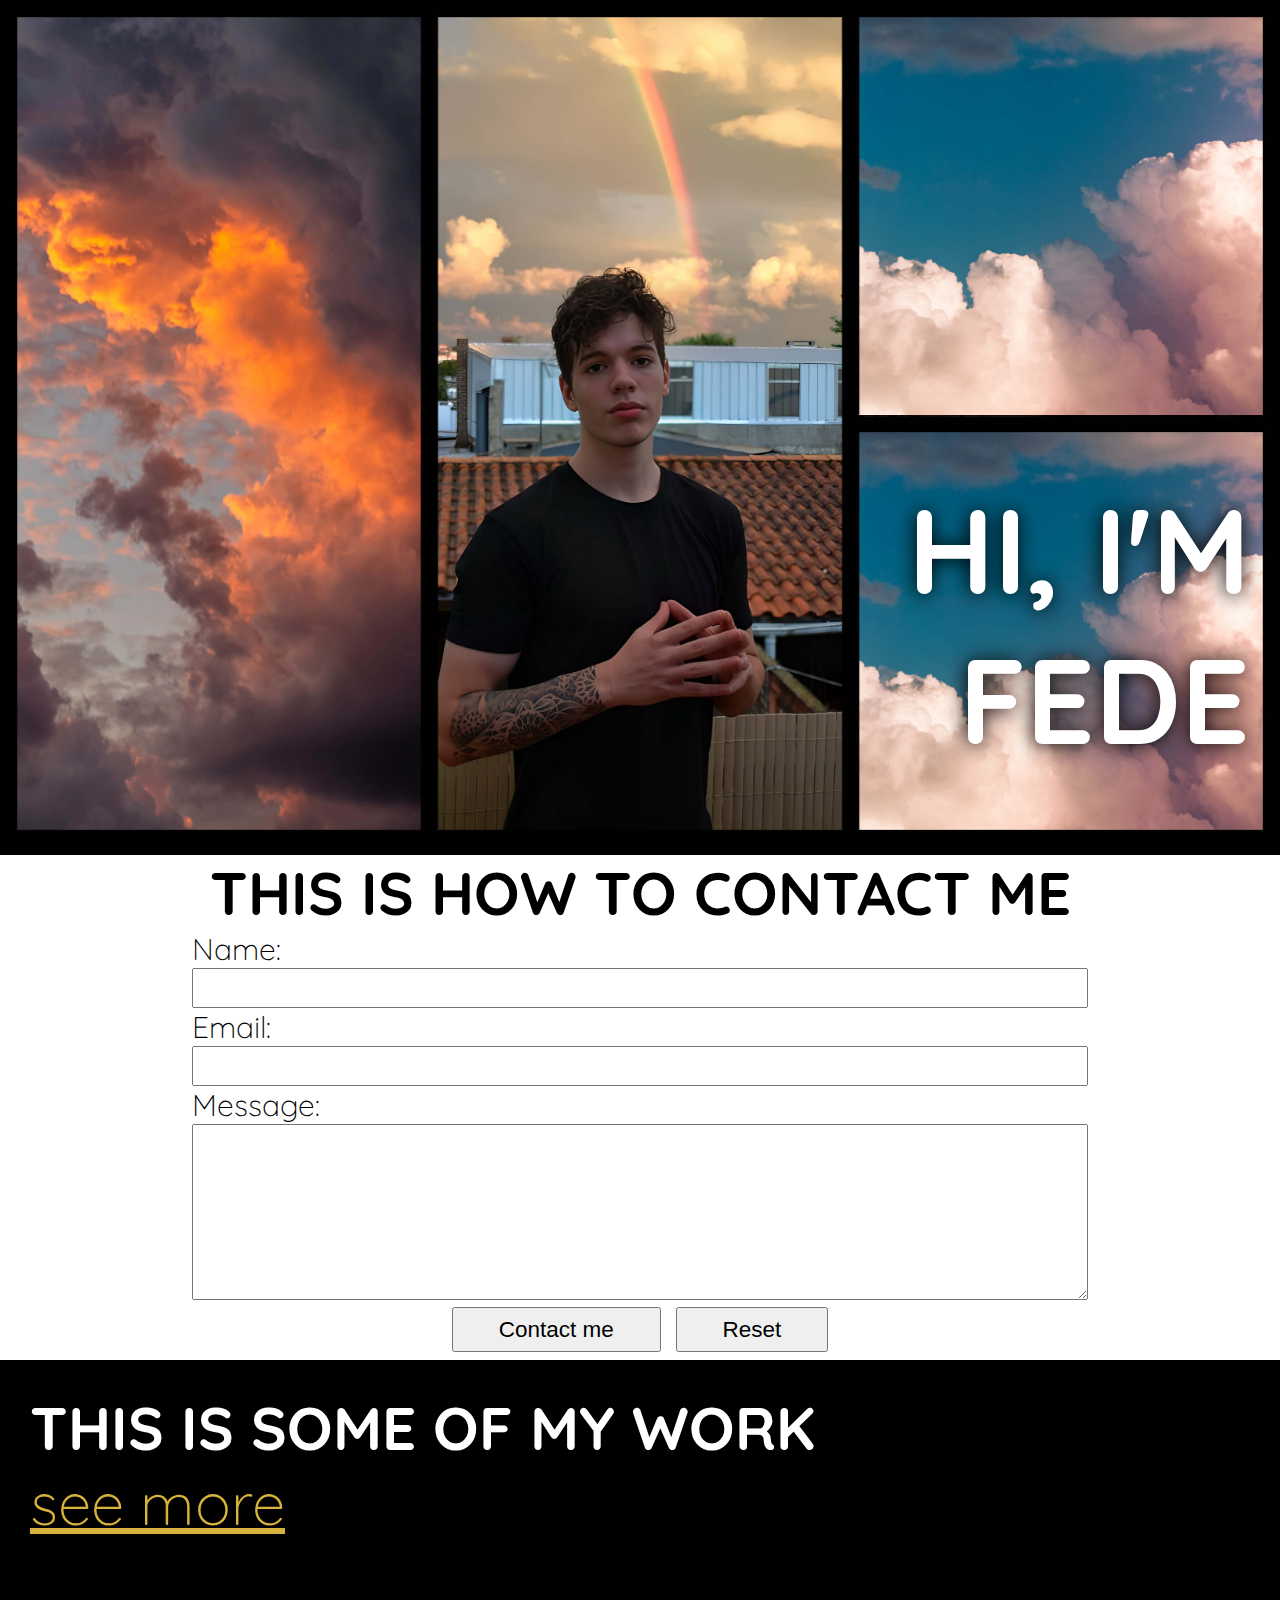
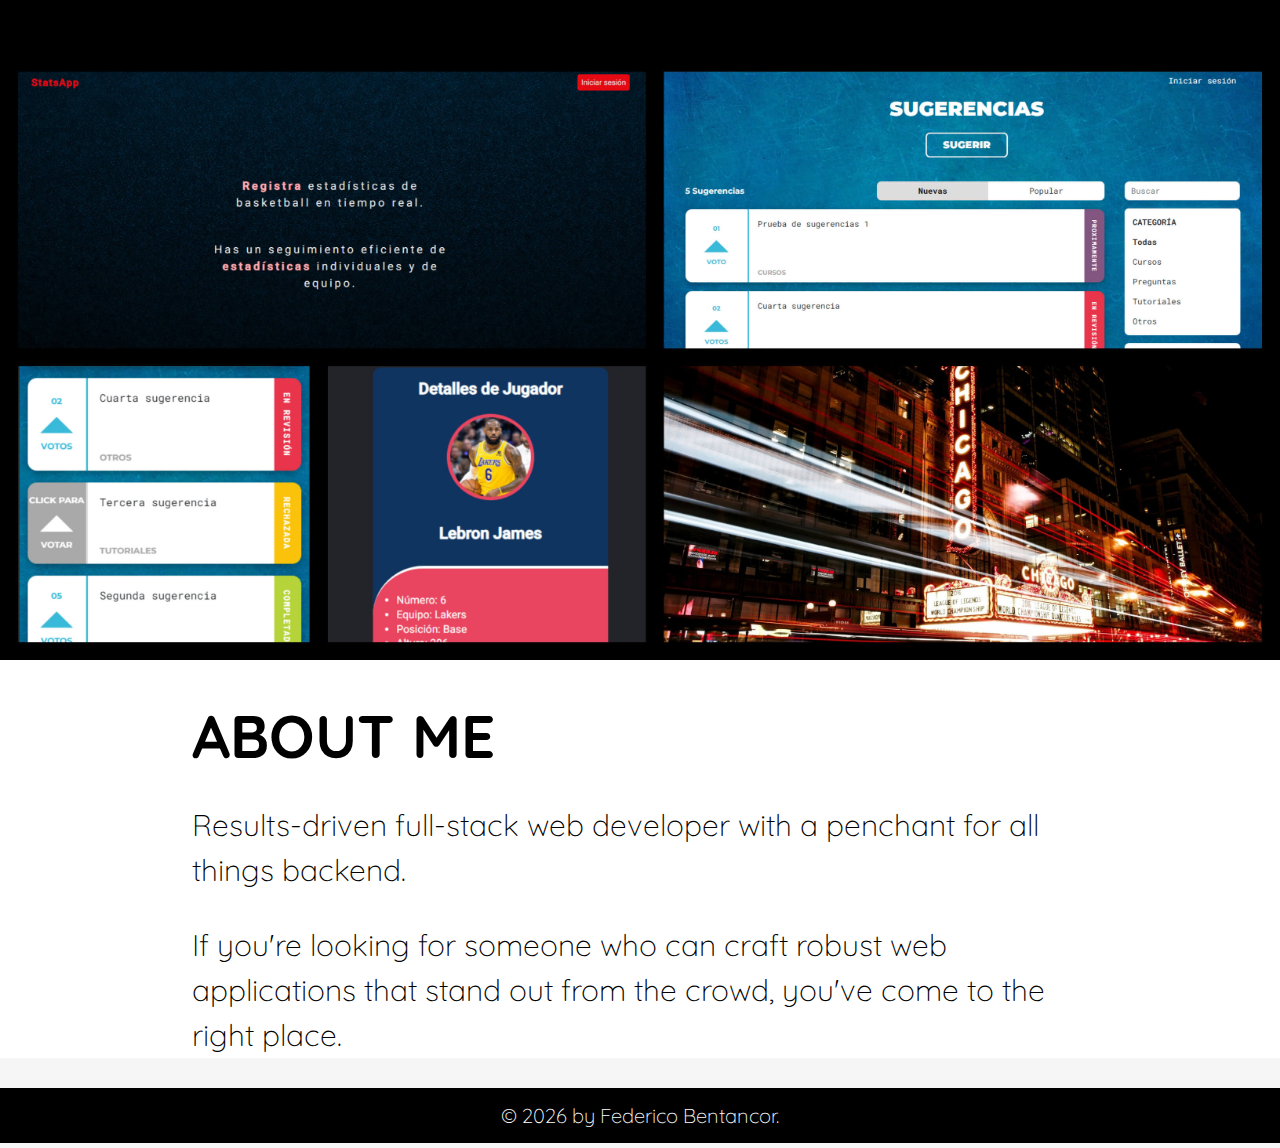
<file: index.html>
<!DOCTYPE html>
<html lang="en">
<head>
    <meta charset="UTF-8">
    <meta name="viewport" content="width=device-width, initial-scale=1.0">
    <title>Portfolio Fede</title>
    <meta 
    name="description" 
    content="Federico Bentancor's portfolio website , including samples and contact information"
    >
    <meta 
    property="og:title" 
    content="Federico Bentancor's portfolio website"
    >
    <meta 
    property="og:description" 
    content="Federico Bentancor's portfolio website , including samples and contact information" 
    >

    <meta property="og:url" content="https://federicobentancor.azurewebsites.net">
    <link rel="canonical" href="https://federicobentancor.azurewebsites.net/index.html">
    <meta property="og:image" content="https://federicobentancor.azurewebsites.net/img/Screenshot_2022-03-25-10-37-16-913_com.instagram.android~2.jpg" >
    <meta property="og:image:alt" content="Federico Bentancor." >

    <meta property="og:locale" content="es_UY" >
    <meta property="og:type" content="website" >
    <meta property="twitter:card" content="summary_large_image" >

    <link rel="shortcut icon" href="favicon.ico">
    <link rel="stylesheet" href="css/site.css">
</head>
<body>    
    <main>
        <div class="hero">
            <h1>Hi, I'm<br> Fede</h1>
            <img src="img/Screenshot_2022-03-25-10-37-16-913_com.instagram.android~2.jpg" alt="A picture of me.">
        </div>
        <div id="contact-me">
            <h2>This is how to contact me</h2>
            <form action="" method="post" id="contact-form" >                
                <label for="name">Name: </label>
                <input id="name" type="text" name="name" required>                
                <label for="email">Email: </label>
                <input id="email" type="email" name="email" required>               
                <label for="message">Message: </label>
                <textarea name="message" id="message" rows="5" required></textarea>                
                <div>
                    <button id="submit" type="submit">Contact me</button>
                    <button type="reset">Reset</button>
                </div>
            </form>
        </div>
        <div id="portfolio-section">
            <div>
                <h2>This is some of my work</h2>
                <a href="portfolio.html">see more</a>
            </div>
            <img src="img/Work-collage.jpg" alt="My portfolio collage including images of my websites.">
        </div>
        <div id="my-story">
            <h2>About me</h2>
            <p>
                Results-driven full-stack web developer with a penchant for all things backend.                 
            </p>
            <p>
                If you're looking for someone who can craft robust web applications that stand out from the crowd, you've come to the right place.
            </p>
        </div>
    </main>
    <footer>
        &copy; <span id="copyrightYear">2023</span> by Federico Bentancor.
    </footer>
    <script src="js/app.js"></script>
    <script>
        app.homepage();
    </script>
</body>
</html>
</file>
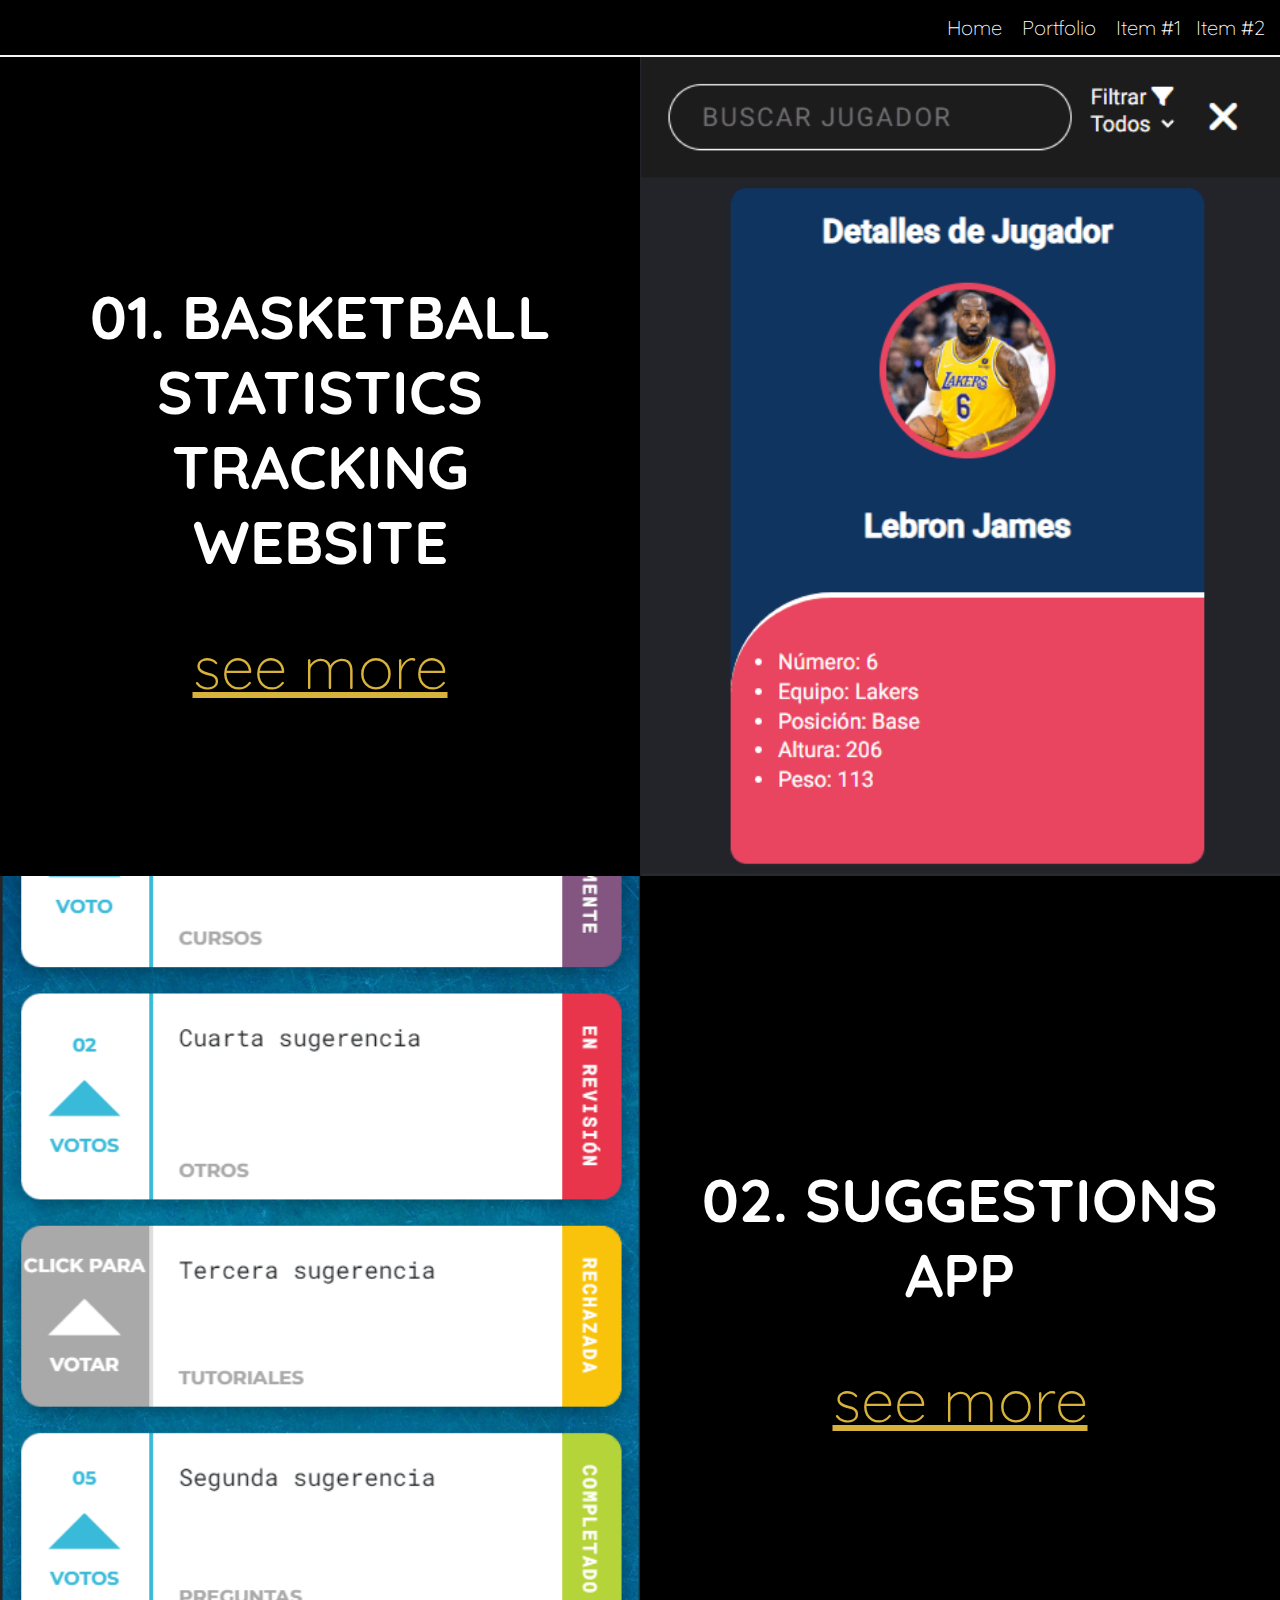
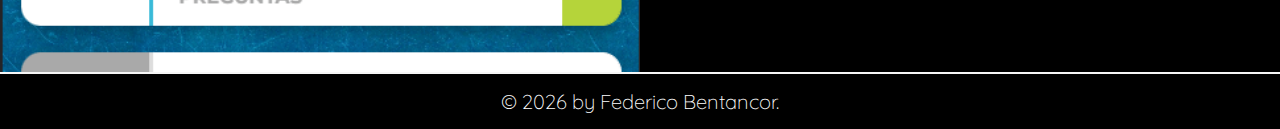
<file: portfolio.html>
<!DOCTYPE html>
<html lang="en">
    <head>
        <meta charset="UTF-8">
        <meta name="viewport" content="width=device-width, initial-scale=1.0">
        <title>Portfolio overview - Federico Bentancor</title>
        <meta 
        name="description" 
        content="Federico Bentancor's portfolio website , including samples and contact information"
        >
        <meta 
        property="og:title" 
        content="Federico Bentancor's portfolio website"
        >
        <meta 
        property="og:description" 
        content="Federico Bentancor's portfolio website , including samples and contact information" 
        >
    
        <meta property="og:url" content="https://federicobentancor.azurewebsites.net">
        <link rel="canonical" href="https://federicobentancor.azurewebsites.net/index.html">
        <meta property="og:image" content="https://federicobentancor.azurewebsites.net/img/Screenshot_2022-03-25-10-37-16-913_com.instagram.android~2.jpg" >
        <meta property="og:image:alt" content="Federico Bentancor." >
    
        <meta property="og:locale" content="es_UY" >
        <meta property="og:type" content="website" >
        <meta property="twitter:card" content="summary_large_image" >
    
        <link rel="shortcut icon" href="favicon.ico">
        <link rel="stylesheet" href="css/site.css">
    </head>
<body>
    <header>
        <nav>
            <ul>
                <li><a href="index.html">Home</a></li>
                <li><a href="portfolio.html">Portfolio</a></li>
                <li class="work-item-nav" ><a href="workitem.html?item=1">Item #1</a></li>
                <li class="work-item-nav" ><a href="workitem.html?item=2">Item #2</a></li>                
            </ul>
        </nav>
    </header>
    <main id="portfolio-main">
        <div class="highlight">
            <div>
                <h2>01. <br>Sports <br>Website</h2>
                <a href="workitem.html?item=1">see more</a>
            </div>
            <img src="" alt="Shows of a website">
        </div>
        <div class="highlight invert">
            <div>
                <h2>02. <br><br></h2>
                <a href="workitem.html?item=2">see more</a>
            </div>
            <img src="" alt="Shows of a website">
        </div>
        <div class="highlight">
            <div>
                <h2>03. Pub<br>Website</h2>
                <a href="workitem.html?item=3">see more</a>
            </div>
            <img src="" alt="Shows of a website">
        </div>
    </main>
    <footer>
        &copy; <span id="copyrightYear">2023</span> by Federico Bentancor.
    </footer>
    <script src="js/app.js"></script>
    <script>
        app.portfolio();
    </script>
</body>
</html>
</file>
<file: css/site.css>
@import url('https://fonts.googleapis.com/css2?family=Quicksand:wght@300;700&display=swap');

html{
    font-family: 'Quicksand',sans-serif;
    font-weight: 300;
    font-size: 30px;
    word-wrap: break-word;
}

body{    
    max-width: 1440px;    
    margin: auto;
    background-color: rgba(0,0,0,0.034);
}

main{
    background-color: #fff;
}
img{
    max-height: 100vh;
    width: auto;
}

h1{
    font-weight: 700;
    color: #fff;
    font-size: 4rem;
    text-transform: uppercase;
    text-align: right; 
    text-shadow: -1px 1px 20px #000000;
}


h2{
    font-weight: 700;
    color: #000;
    font-size: 2rem;
    text-transform: uppercase;
}

nav ul{
    margin: 0;
}
nav ul li{
    list-style: none;
    display: inline-block;
    padding-right: 0.5rem;
}
nav ul li a{
    color: #fff;
    text-decoration: none;
}

p{
    line-height: 1.5rem;
}
form{
    padding: 0 15%;
    display: grid;
    grid-template-columns: auto;
}
form > div{
    display: flex;
    justify-content: center;
}
input, textarea{
    font-size: 1rem;
}
button{
    font-size: 0.75rem;
    padding: 0.25rem 5%;
    margin: 0.25rem;
}
header{
    background-color: #000;
    color: #fff;
    font-size: 0.67rem;
    text-align: right;
    padding-top: 0.5rem;
    padding-bottom: 0.5rem;
}
footer{
    background-color: #000;
    color: #fff;
    font-size: 0.67rem;
    text-align: center;
    padding-top: 0.5rem;
    padding-bottom: 0.5rem;
}
.hero{
    position: relative;
    background-color: #000;
}
.hero img{
    max-width: 100%;    
}
.hero h1{
    position: absolute;
    bottom: 0;
    right: 1rem;
}
#contact-me h2{
    margin: 0;
    text-align: center;    
}
#portfolio-section{
    position: relative;
}
#portfolio-section img{
    width: 100%;
}
#portfolio-section > div{
    position: absolute;
    left: 1rem;
    top: 1rem;
}
#portfolio-section > div > h2{
    color: #fff;
    margin: 0;
}
#portfolio-section > div > a{
    color: #d8b33c;
    font-size: 2rem;
    margin: 0;
}
#my-story{
    padding-left: 15%;
    padding-right: 15%;
}
#my-story h2{
    margin: 1rem 0;

}
#portfolio-main{
    margin: 0.05rem 0;
}
.highlight{
    display: flex;
    align-items: center;
    text-align: center;
    background-color: #000;
}
.highlight h2{
    color: #fff;
}
.highlight a{
    color: #d8b33c;
    font-size: 2rem;
}
.highlight.invert{
    flex-direction: row-reverse;
}
.highlight > div{
    flex-grow: 1;
}

.highlight > img{
    width: 50%;
}
#work-item-header{
    margin: 0;
    text-align: center;
}
#work-item-image{
    width: 100%;
    margin-bottom: 1rem;
}
.work-item-text{
    padding: 0.3rem 15%;
}
.work-item-text h3{
    margin-top: 0;
    margin-bottom: 0.5rem;
}

.work-item-text p,
.work-item-text ul{
    margin-top: 0;
}

#see-live span{
    font-weight: bold;
    display: block;  
}
#see-live small{
    font-size: 1rem;
    font-weight: 300;
}

@media screen and (max-width: 600px){
    html{
        font-size: 16px;        
    }
    h1{
        font-size: 3rem;
    }
    h2{
        font-size: 1.5rem;
    }
    #portfolio-section > div > a{
        font-size: 1rem;
    }
    .highlight a{
        font-size: 1.5rem;
    }
}

@media screen and (min-width: 601px) and (max-width:767px){
    html{
        font-size: 24px;        
    }
    h1{
        font-size: 3rem;
    }
    h2{
        font-size: 1.5rem;
    }
    #portfolio-section > div > a{
        font-size: 1rem;
    }
    .highlight a{
        font-size: 1.5rem;
    }
}
@media screen and (min-width: 768px) and (max-width:991px){
    html{
        font-size: 24px;        
    }
    h1{
        font-size: 3rem;
    }
    h2{
        font-size: 1.5rem;
    }
    #portfolio-section > div > a{
        font-size: 1.5rem;
    }
    .highlight a{
        font-size: 1.5rem;
    }
}
@media screen and (min-width: 992px) and (max-width:1199px){
    html{
        font-size: 24px;        
    }
    h1{
        font-size: 4rem;
    }
    h2{
        font-size: 2rem;
    }
    #portfolio-section > div > a{
        font-size: 2rem;
    }
    .highlight a{
        font-size: 2rem;
    }
}
@media screen and (min-width: 1200px) and (max-width: 1440px){
 
}

@media print {
    *,
    *::before,
    *::after{
        background: #fff !important;
        color: #000 !important;
        box-shadow: none !important;
        text-shadow: none !important;        
    }
    @page{
        margin: 1in;
        size: letter portrait;
    }

    html{
        font-size: 16px;
    }
    h1{
        font-size: 1.5rem;
    }
    h2{
        font-size: 2rem;
    }
    a{
        text-decoration: none;
    }
    a[href]::after{
        content: " (" attr(href) ")";
    }

    header,footer{
        display: none;
    }    
}
</file>
